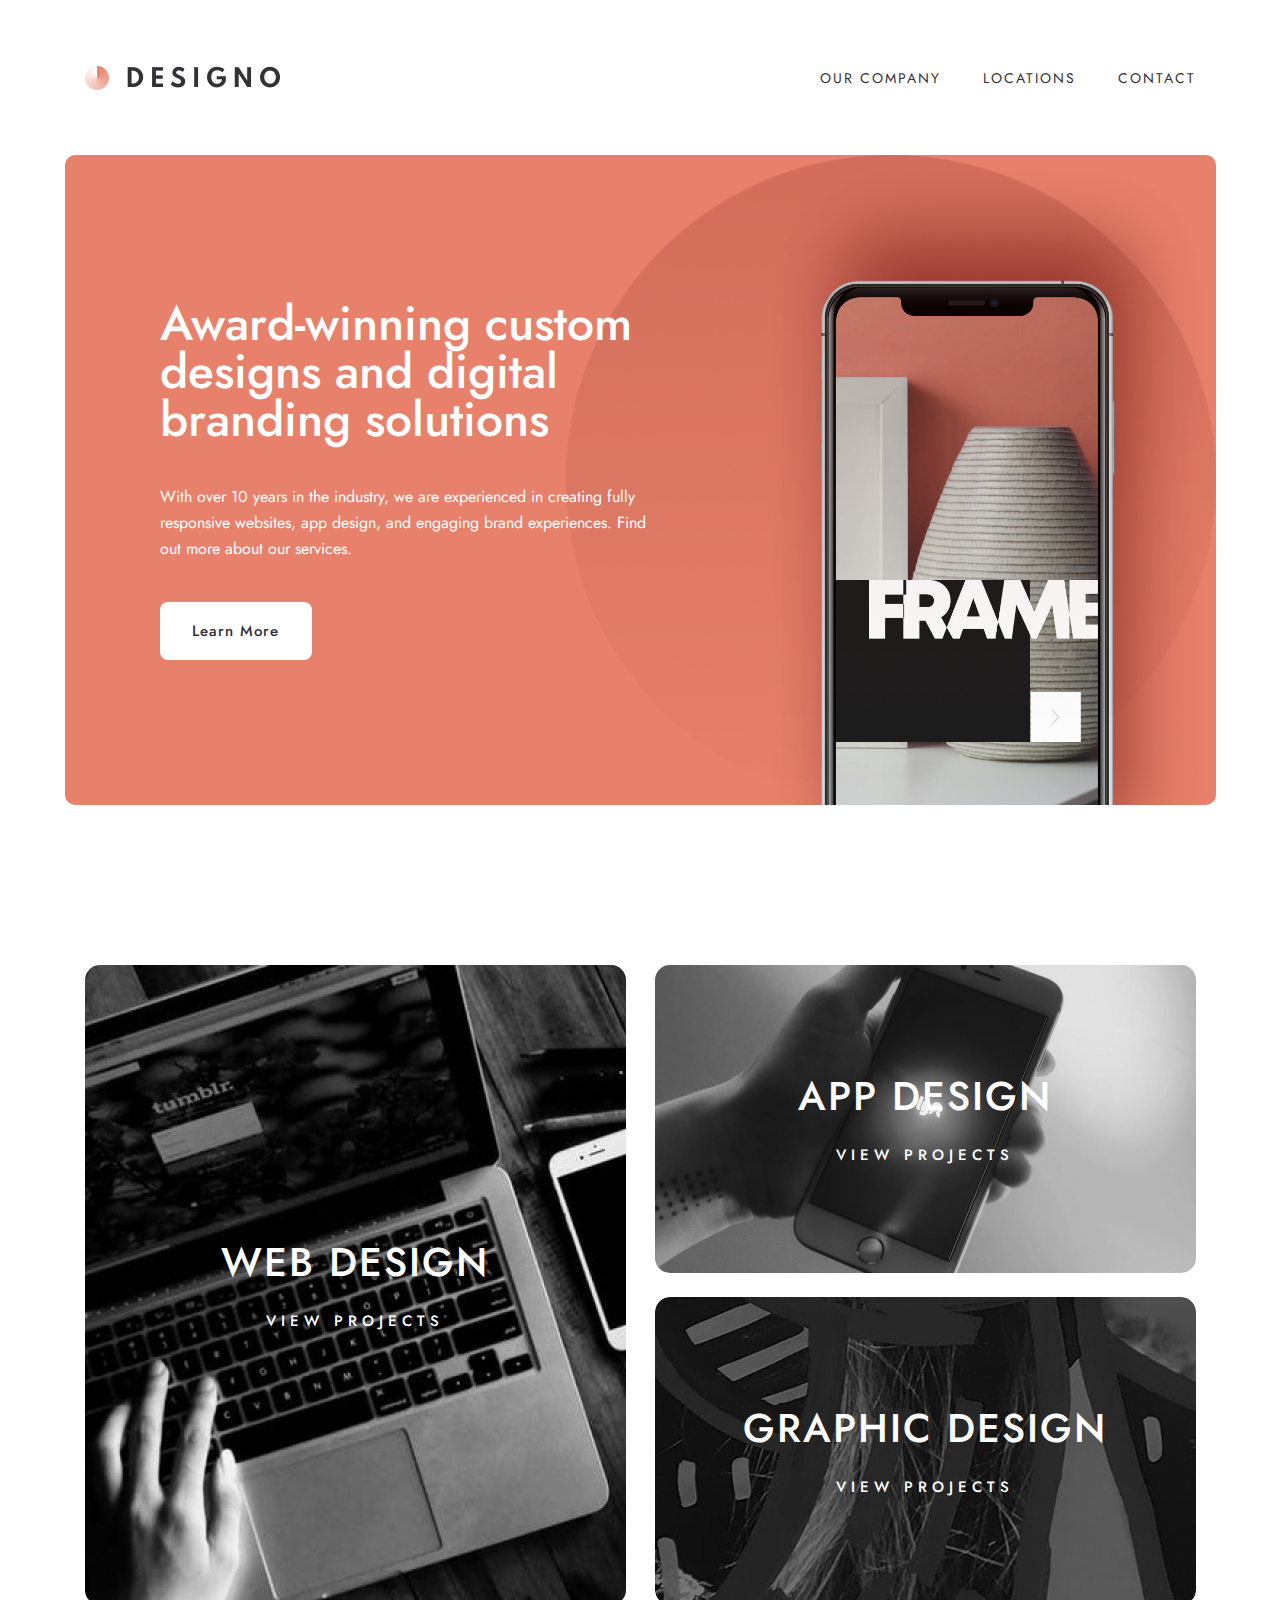
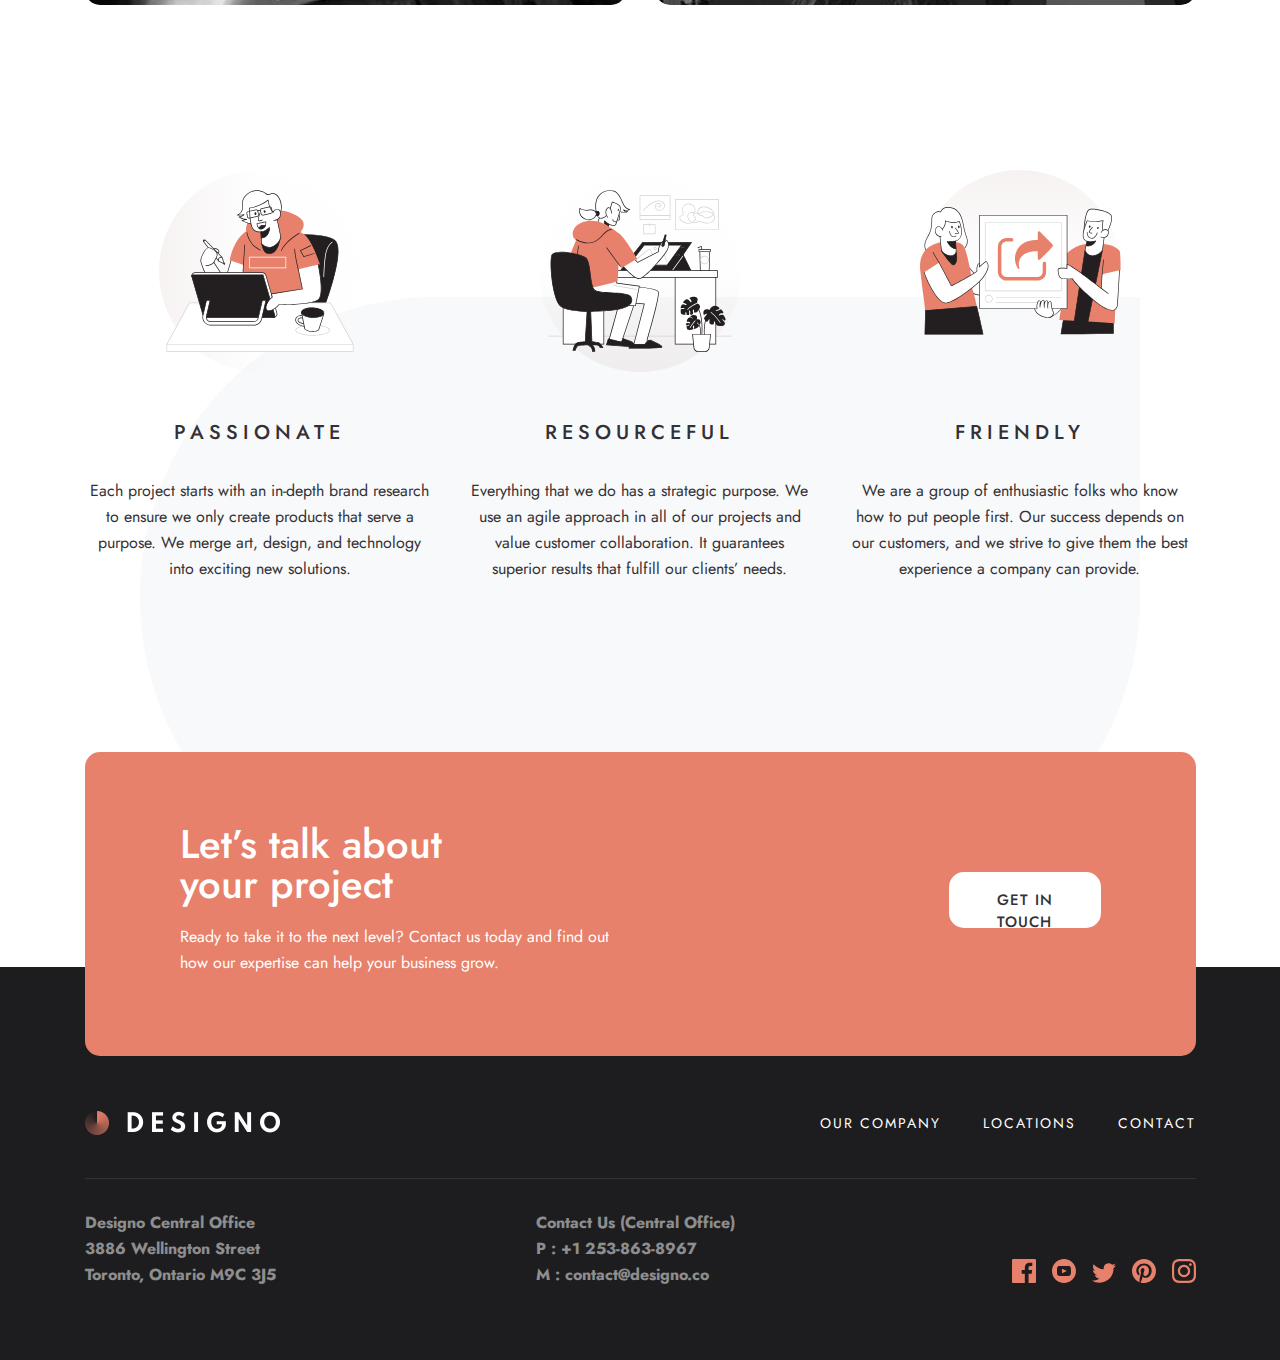
<file: index.html>
<!DOCTYPE html>
<html lang="en">

<head>
    <meta charset="UTF-8" />
    <meta http-equiv="X-UA-Compatible" content="IE=edge" />
    <meta name="viewport" content="width=device-width, initial-scale=1.0" />
    <title>Designo</title>
    <link rel="stylesheet" href="css/main.css" />
    <link rel="preconnect" href="https://fonts.googleapis.com" />
    <link rel="preconnect" href="https://fonts.gstatic.com" crossorigin />
    <link href="https://fonts.googleapis.com/css2?family=Jost:ital,wght@0,400;0,500;0,700;1,500&family=Manrope:wght@400;600&family=Spartan:wght@700&display=swap" rel="stylesheet" />
</head>

<body>
    <!-- HEADER -->
    <header class="header">
        <div class="container header__container">
            <!-- header logo -->
            <a href="#" class="header__logo"><img src="images/header-logo@x2.png" alt="header-logo" class="header__logo-img" /></a>
            <!-- navigation bar -->
            <nav class="nav">
                <ul class="nav__list">
                    <li class="nav__item">
                        <a href="#" class="nav__link">OUR COMPANY</a>
                    </li>
                    <li class="nav__item">
                        <a href="#" class="nav__link">LOCATIONS</a>
                    </li>
                    <li class="nav__item">
                        <a href="#" class="nav__link">CONTACT</a>
                    </li>
                </ul>
            </nav>
            <!-- header button -->
            <button class="header__button"></button>
        </div>
    </header>

    <!-- MAIN -->
    <main class="main">
        <!-- HERO SECTION -->
        <section class="hero">
            <div class="container hero__container">
                <div class="hero__content">
                    <h1 class="hero__content-heading">
                        Award-winning custom designs and digital branding solutions
                    </h1>
                    <p class="hero__content-desc">
                        With over 10 years in the industry, we are experienced in creating fully responsive websites, app design, and engaging brand experiences. Find out more about our services.
                    </p>
                    <button class="button hero__content-btn">Learn More</button>
                </div>
            </div>
        </section>

        <!-- PROJECTS -->

        <section class="projects">
            <div class="container projects__container">
                <div class="projects__web-design">
                    <h2 class="projects__web-design--heading">WEB DESIGN</h2>
                    <a class="projects__web-design--text" href="#">VIEW PROJECTS</a>
                </div>
                <div class="projects__content-wrapper">
                    <div class="projects__app-design">
                        <h2 class="projects__app-design--heading">APP DESIGN</h2>
                        <a class="projects__app-design--text" href="#">VIEW PROJECTS</a>
                    </div>
                    <div class="projects__graphic-design">
                        <h2 class="projects__graphic-design--heading">GRAPHIC DESIGN</h2>
                        <a class="projects__graphic-design--text" href="#">VIEW PROJECTS</a
              >
            </div>
          </div>
        </div>
      </section>

      <!-- SERVICES -->
      <section class="services">
        <div class="container services__container">
          <div class="services__content">
            <div class="services__card">
              <img
                src="images/card-img-1.svg"
                alt="a man who is sitting"
                class="services__card-img"
                width="202"
                height="202"
              />
              <div class="services__card-text-wrapper">
                <h3 class="services__card-heading">PASSIONATE</h3>
                <p class="services__card-text">
                  Each project starts with an in-depth brand research to ensure
                  we only create products that serve a purpose. We merge art,
                  design, and technology into exciting new solutions.
                </p>
              </div>
            </div>
            <div class="services__card">
              <img
                src="images/card-img-2.svg"
                alt="a woman who is sitting"
                class="services__card-img"
                width="202"
                height="202"
              />
              <div class="services__card-text-wrapper">
                <h3 class="services__card-heading">RESOURCEFUL</h3>
                <p class="services__card-text">
                  Everything that we do has a strategic purpose. We use an agile
                  approach in all of our projects and value customer
                  collaboration. It guarantees superior results that fulfill our
                  clients’ needs.
                </p>
              </div>
            </div>
            <div class="services__card">
              <img
                src="images/card-img-3.svg"
                alt="a man and woman are holding a banner "
                class="services__card-img"
                width="202"
                height="202"
              />
              <div class="services__card-text-wrapper">
                <h3 class="services__card-heading">FRIENDLY</h3>
                <p class="services__card-text">
                  We are a group of enthusiastic folks who know how to put
                  people first. Our success depends on our customers, and we
                  strive to give them the best experience a company can provide.
                </p>
              </div>
            </div>
          </div>
        </div>
        <!-- CONTACT  -->

        <div class="contact">
          <div class="container contact__container">
            <div class="contact__content">
              <h4 class="contact__heading">Let’s talk about your project</h4>
              <p class="contact__desc">
                Ready to take it to the next level? Contact us today and find
                out how our expertise can help your business grow.
              </p>
            </div>

            <button class="contact__button">GET IN TOUCH</button>
          </div>
        </div>
      </section>
    </main>
    <!-- FOOTER -->
    <footer class="footer">
      <div class="container footer__container">
        <div class="footer__content-top">
          <a href="#" class="footer__logo">
            <img
              src="/images/footer-logo.png"
              alt="footer-logo"
              class="footer__logo-img"
            />
          </a>

                        <nav class="footer-nav">
                            <ul class="nav__list">
                                <li class="nav__item">
                                    <a href="#" class="nav__link">OUR COMPANY</a>
                                </li>
                                <li class="nav__item">
                                    <a href="#" class="nav__link">LOCATIONS</a>
                                </li>
                                <li class="nav__item">
                                    <a href="#" class="nav__link">CONTACT</a>
                                </li>
                            </ul>
                        </nav>
                    </div>

                    <div class="footer__content-bottom">
                        <ul class="footer__content-bottom-list-1">
                            <li class="footer__content-bottom-list-1-item">
                                <p>
                                    Designo Central Office <br /> 3886 Wellington Street <br /> Toronto, Ontario M9C 3J5
                                </p>
                            </li>
                        </ul>
                        <ul class="footer__content-bottom-list-2">
                            <li class="footer__content-bottom-list-2-item">
                                <p>
                                    Contact Us (Central Office) <br /> P : +1 253-863-8967 <br /> M : contact@designo.co
                                </p>
                            </li>
                        </ul>

                        <ul class="footer__content-bottom-list-3">
                            <li class="footer__content-bottom-list-3-item">
                                <a href="#">
                                    <img src="/images/facebook.svg" alt="facebook-icon" width="24" height="24" />
                                </a>
                            </li>
                            <li class="footer__content-bottom-list-3-item">
                                <a href="#">
                                    <img src="/images/youtube.svg" alt="youtube-icon" width="24" height="24" />
                                </a>
                            </li>
                            <li class="footer__content-bottom-list-3-item">
                                <a href="#">
                                    <img src="/images/twitter.svg" alt="twitter-icon" width="24" height="24" />
                                </a>
                            </li>
                            <li class="footer__content-bottom-list-3-item">
                                <a href="#">
                                    <img src="/images/pinterest.svg" alt="pinterest-icon" width="24" height="24" />
                                </a>
                            </li>
                            <li class="footer__content-bottom-list-3-item">
                                <a href="#">
                                    <img src="/images/instagram.svg" alt="instagram-icon" width="24" height="24" />
                                </a>
                            </li>
                        </ul>
                    </div>
                </div>
                </footer>

                <script src="index.js"></script>
</body>

</html>
</file>
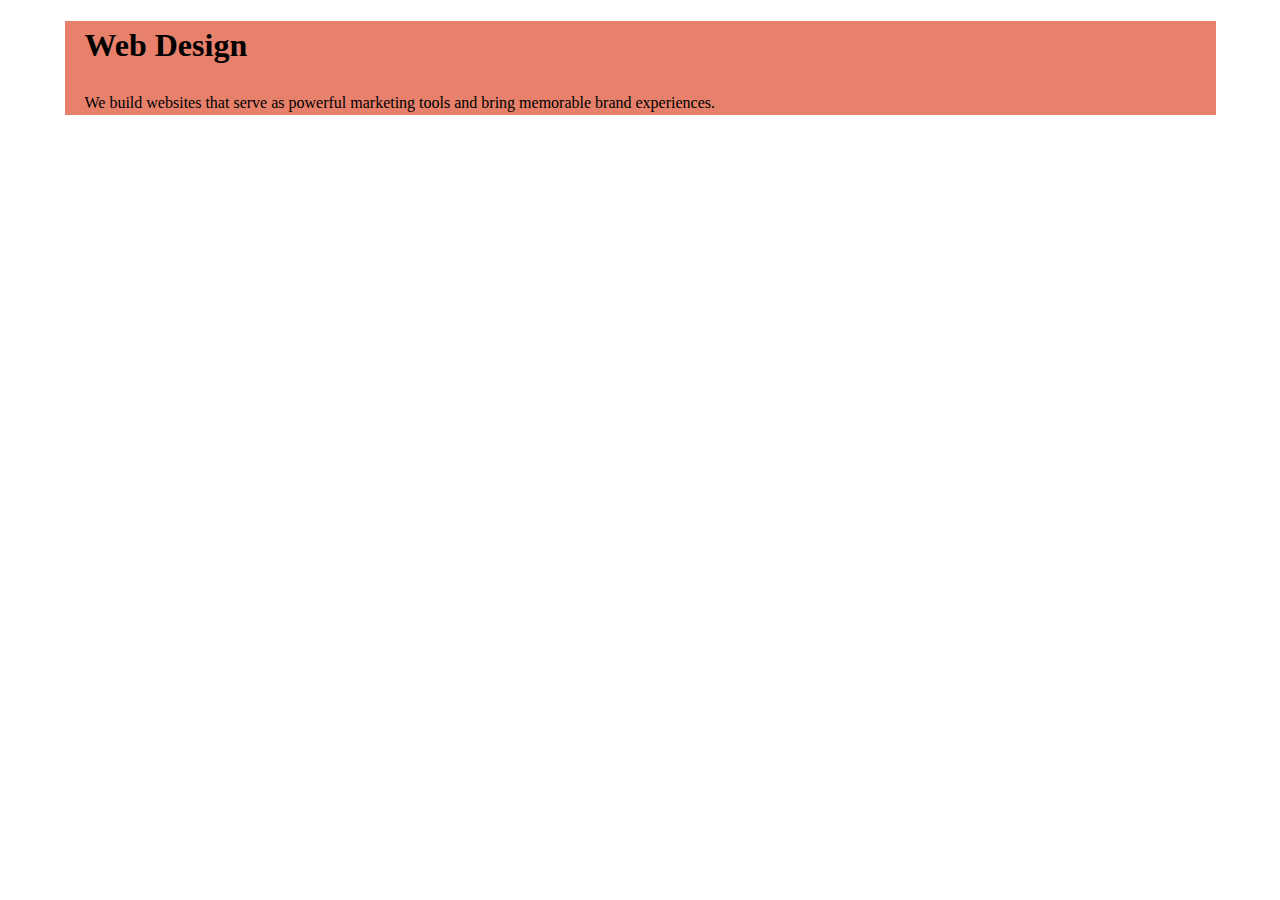
<file: web.html>
<!DOCTYPE html>
<html lang="en">

<head>
    <meta charset="UTF-8" />
    <meta http-equiv="X-UA-Compatible" content="IE=edge" />
    <meta name="viewport" content="width=device-width, initial-scale=1.0" />
    <title>Web page</title>
    <link rel="stylesheet" href="css/main.css" />
</head>

<body>
    <main class="main">
        <section class="web-hero">
            <div class="container web-hero__container">
                <h1 class="web-hero__heading">Web Design</h1>
                <p class="web-hero__desc">
                    We build websites that serve as powerful marketing tools and bring memorable brand experiences.
                </p>
            </div>
        </section>
    </main>
</body>

</html>
</file>
<file: css/main.css>
/*! normalize.css v8.0.1 | MIT License | github.com/necolas/normalize.css */
/* Document
   ========================================================================== */
/**
 * 1. Correct the line height in all browsers.
 * 2. Prevent adjustments of font size after orientation changes in iOS.
 */
html {
  line-height: 1.15;
  /* 1 */
  -webkit-text-size-adjust: 100%;
  /* 2 */
}

/* Sections
   ========================================================================== */
/**
 * Remove the margin in all browsers.
 */
body {
  margin: 0;
}

/**
 * Render the `main` element consistently in IE.
 */
main {
  display: block;
}

/**
 * Correct the font size and margin on `h1` elements within `section` and
 * `article` contexts in Chrome, Firefox, and Safari.
 */
h1 {
  font-size: 2em;
  margin: 0.67em 0;
}

/* Grouping content
   ========================================================================== */
/**
 * 1. Add the correct box sizing in Firefox.
 * 2. Show the overflow in Edge and IE.
 */
hr {
  -webkit-box-sizing: content-box;
          box-sizing: content-box;
  /* 1 */
  height: 0;
  /* 1 */
  overflow: visible;
  /* 2 */
}

/**
 * 1. Correct the inheritance and scaling of font size in all browsers.
 * 2. Correct the odd `em` font sizing in all browsers.
 */
pre {
  font-family: monospace, monospace;
  /* 1 */
  font-size: 1em;
  /* 2 */
}

/* Text-level semantics
   ========================================================================== */
/**
 * Remove the gray background on active links in IE 10.
 */
a {
  background-color: transparent;
}

/**
 * 1. Remove the bottom border in Chrome 57-
 * 2. Add the correct text decoration in Chrome, Edge, IE, Opera, and Safari.
 */
abbr[title] {
  border-bottom: none;
  /* 1 */
  text-decoration: underline;
  /* 2 */
  -webkit-text-decoration: underline dotted;
          text-decoration: underline dotted;
  /* 2 */
}

/**
 * Add the correct font weight in Chrome, Edge, and Safari.
 */
b,
strong {
  font-weight: bolder;
}

/**
 * 1. Correct the inheritance and scaling of font size in all browsers.
 * 2. Correct the odd `em` font sizing in all browsers.
 */
code,
kbd,
samp {
  font-family: monospace, monospace;
  /* 1 */
  font-size: 1em;
  /* 2 */
}

/**
 * Add the correct font size in all browsers.
 */
small {
  font-size: 80%;
}

/**
 * Prevent `sub` and `sup` elements from affecting the line height in
 * all browsers.
 */
sub,
sup {
  font-size: 75%;
  line-height: 0;
  position: relative;
  vertical-align: baseline;
}

sub {
  bottom: -0.25em;
}

sup {
  top: -0.5em;
}

/* Embedded content
   ========================================================================== */
/**
 * Remove the border on images inside links in IE 10.
 */
img {
  border-style: none;
}

/* Forms
   ========================================================================== */
/**
 * 1. Change the font styles in all browsers.
 * 2. Remove the margin in Firefox and Safari.
 */
button,
input,
optgroup,
select,
textarea {
  font-family: inherit;
  /* 1 */
  font-size: 100%;
  /* 1 */
  line-height: 1.15;
  /* 1 */
  margin: 0;
  /* 2 */
}

/**
 * Show the overflow in IE.
 * 1. Show the overflow in Edge.
 */
button,
input {
  /* 1 */
  overflow: visible;
}

/**
 * Remove the inheritance of text transform in Edge, Firefox, and IE.
 * 1. Remove the inheritance of text transform in Firefox.
 */
button,
select {
  /* 1 */
  text-transform: none;
}

/**
 * Correct the inability to style clickable types in iOS and Safari.
 */
button,
[type="button"],
[type="reset"],
[type="submit"] {
  -webkit-appearance: button;
}

/**
 * Remove the inner border and padding in Firefox.
 */
button::-moz-focus-inner,
[type="button"]::-moz-focus-inner,
[type="reset"]::-moz-focus-inner,
[type="submit"]::-moz-focus-inner {
  border-style: none;
  padding: 0;
}

/**
 * Restore the focus styles unset by the previous rule.
 */
button:-moz-focusring,
[type="button"]:-moz-focusring,
[type="reset"]:-moz-focusring,
[type="submit"]:-moz-focusring {
  outline: 1px dotted ButtonText;
}

/**
 * Correct the padding in Firefox.
 */
fieldset {
  padding: 0.35em 0.75em 0.625em;
}

/**
 * 1. Correct the text wrapping in Edge and IE.
 * 2. Correct the color inheritance from `fieldset` elements in IE.
 * 3. Remove the padding so developers are not caught out when they zero out
 *    `fieldset` elements in all browsers.
 */
legend {
  -webkit-box-sizing: border-box;
          box-sizing: border-box;
  /* 1 */
  color: inherit;
  /* 2 */
  display: table;
  /* 1 */
  max-width: 100%;
  /* 1 */
  padding: 0;
  /* 3 */
  white-space: normal;
  /* 1 */
}

/**
 * Add the correct vertical alignment in Chrome, Firefox, and Opera.
 */
progress {
  vertical-align: baseline;
}

/**
 * Remove the default vertical scrollbar in IE 10+.
 */
textarea {
  overflow: auto;
}

/**
 * 1. Add the correct box sizing in IE 10.
 * 2. Remove the padding in IE 10.
 */
[type="checkbox"],
[type="radio"] {
  -webkit-box-sizing: border-box;
          box-sizing: border-box;
  /* 1 */
  padding: 0;
  /* 2 */
}

/**
 * Correct the cursor style of increment and decrement buttons in Chrome.
 */
[type="number"]::-webkit-inner-spin-button,
[type="number"]::-webkit-outer-spin-button {
  height: auto;
}

/**
 * 1. Correct the odd appearance in Chrome and Safari.
 * 2. Correct the outline style in Safari.
 */
[type="search"] {
  -webkit-appearance: textfield;
  /* 1 */
  outline-offset: -2px;
  /* 2 */
}

/**
 * Remove the inner padding in Chrome and Safari on macOS.
 */
[type="search"]::-webkit-search-decoration {
  -webkit-appearance: none;
}

/**
 * 1. Correct the inability to style clickable types in iOS and Safari.
 * 2. Change font properties to `inherit` in Safari.
 */
::-webkit-file-upload-button {
  -webkit-appearance: button;
  /* 1 */
  font: inherit;
  /* 2 */
}

/* Interactive
   ========================================================================== */
/*
 * Add the correct display in Edge, IE 10+, and Firefox.
 */
details {
  display: block;
}

/*
 * Add the correct display in all browsers.
 */
summary {
  display: list-item;
}

/* Misc
   ========================================================================== */
/**
 * Add the correct display in IE 10+.
 */
template {
  display: none;
}

/**
 * Add the correct display in IE 10.
 */
[hidden] {
  display: none;
}

html {
  height: 100%;
  scroll-behavior: smooth;
  -webkit-box-sizing: border-box;
          box-sizing: border-box;
}

*,
*::before,
*::after {
  -webkit-box-sizing: inherit;
          box-sizing: inherit;
}

body {
  display: -webkit-box;
  display: -ms-flexbox;
  display: flex;
  -webkit-box-orient: vertical;
  -webkit-box-direction: normal;
      -ms-flex-direction: column;
          flex-direction: column;
  height: 100%;
  font-family: "Arial", sans-serif;
  font-size: 16px;
  line-height: 1.5;
  font-family: 'Jost';
}

img {
  max-width: 100%;
  height: auto;
  vertical-align: middle;
}

.visually-hidden {
  position: absolute;
  width: 1px;
  height: 1px;
  margin: -1px;
  padding: 0;
  overflow: hidden;
  border: 0;
  clip: rect(0 0 0 0);
}

.container {
  width: 100%;
  max-width: 1151px;
  margin: 0 auto;
  padding: 0 20px;
}

.button {
  margin: 0;
  padding: 18px 25px;
  width: 152px;
  border: none;
  background: #FFFFFF;
  border-radius: 8px;
  font-weight: 500;
  font-size: 15px;
  line-height: 22px;
  letter-spacing: 1px;
  color: #333136;
}

.button:hover {
  cursor: pointer;
  background-color: #FFAD9B;
}

.header {
  padding: 65px 0;
}

.header__container {
  display: -webkit-box;
  display: -ms-flexbox;
  display: flex;
  -webkit-box-pack: justify;
      -ms-flex-pack: justify;
          justify-content: space-between;
  -webkit-box-align: center;
      -ms-flex-align: center;
          align-items: center;
  -webkit-animation: all 0.3s;
          animation: all 0.3s;
}

.header__logo {
  width: 196px;
}

.header__logo:hover {
  -webkit-transform: scale(0.9);
          transform: scale(0.9);
}

.header__button {
  display: none;
  margin: 0;
  width: 24px;
  height: 20px;
  background-color: transparent;
  background-image: url(/images/bars-solid.svg);
  border: none;
}

@media only screen and (max-width: 680px) {
  .header__button {
    display: inline-block;
  }
}

.hamburger {
  position: relative;
}

@media only screen and (max-width: 680px) {
  .nav {
    display: none;
  }
  .hamburger .nav {
    display: inline-block;
    position: absolute;
    top: 100%;
    left: 0;
    background-color: #1D1C1E;
    width: 100%;
  }
  .hamburger .nav__list {
    margin: 0;
    padding: 48px 20px;
    display: -webkit-box;
    display: -ms-flexbox;
    display: flex;
    -webkit-box-orient: vertical;
    -webkit-box-direction: normal;
        -ms-flex-direction: column;
            flex-direction: column;
    -webkit-box-align: start;
        -ms-flex-align: start;
            align-items: flex-start;
  }
  .hamburger .nav__item {
    margin: 0;
    margin-bottom: 32px;
  }
  .hamburger .nav__item:last-child {
    margin-bottom: 0;
  }
  .hamburger .nav__link {
    color: white;
  }
  .hamburger .header__button {
    background-image: url(/images/times-solid.svg);
    background-repeat: no-repeat;
    background-size: 24px 20px;
  }
}

.nav__list {
  margin: 0;
  padding: 0;
  display: -webkit-box;
  display: -ms-flexbox;
  display: flex;
  -webkit-box-align: center;
      -ms-flex-align: center;
          align-items: center;
}

.nav__item {
  margin: 0;
  margin-left: 42px;
  padding: 0;
  list-style: none;
}

.nav__item:first-child {
  margin-left: 0;
}

.nav__link {
  text-decoration: none;
  font-size: 14px;
  line-height: 14px;
  letter-spacing: 2px;
  color: #333136;
}

.nav__link:hover {
  text-decoration: underline;
}

.main {
  -webkit-box-flex: 1;
      -ms-flex-positive: 1;
          flex-grow: 1;
}

.hero__container {
  padding: 145px 95px;
  background-color: #E7816B;
  border-radius: 10px;
  background-image: url(/images/Oval-hero.png), url(/images/hero-phone.png);
  background-position: right center, right bottom;
  background-repeat: no-repeat;
  background-size: contain;
}

.hero__content {
  padding: 0;
  padding-right: 40px;
  width: 540px;
}

.hero__content-heading {
  margin: 0;
  margin-bottom: 40px;
  font-weight: 500;
  font-size: 48px;
  line-height: 48px;
  color: #FFFFFF;
}

.hero__content-desc {
  margin: 0;
  margin-bottom: 40px;
  font-weight: normal;
  font-size: 16px;
  line-height: 26px;
  color: #FFFFFF;
}

@media only screen and (max-width: 1000px) {
  .hero__container {
    margin: 0 auto;
    padding: 60px 58px;
    padding-bottom: 457px;
    display: -webkit-box;
    display: -ms-flexbox;
    display: flex;
    -webkit-box-pack: center;
        -ms-flex-pack: center;
            justify-content: center;
    background-image: url(/images/hero-Oval-tablet.png), url(/images/hero-phone-tablet.png);
    background-size: 640px, 284px;
    background-position: right center, center bottom;
  }
  .hero__content {
    padding: 0;
    width: 573px;
    display: -webkit-box;
    display: -ms-flexbox;
    display: flex;
    -webkit-box-orient: vertical;
    -webkit-box-direction: normal;
        -ms-flex-direction: column;
            flex-direction: column;
    -webkit-box-align: center;
        -ms-flex-align: center;
            align-items: center;
  }
  .hero__content-heading {
    text-align: center;
    margin-bottom: 20px;
  }
  .hero__content-desc {
    padding: 0;
    text-align: center;
    margin-bottom: 20px;
    width: 445px;
  }
}

@media only screen and (max-width: 455px) {
  .hero__container {
    margin: 0 auto;
    padding: 80px 20px;
    padding-bottom: 457px;
    display: -webkit-box;
    display: -ms-flexbox;
    display: flex;
    -webkit-box-pack: center;
        -ms-flex-pack: center;
            justify-content: center;
    background-image: url(/images/hero-Oval-tablet.png), url(/images/hero-phone-tablet.png);
    background-size: 300px, 284px;
    background-position: right center, center bottom;
  }
  .hero__content {
    padding: 0;
    width: 327px;
    display: -webkit-box;
    display: -ms-flexbox;
    display: flex;
    -webkit-box-orient: vertical;
    -webkit-box-direction: normal;
        -ms-flex-direction: column;
            flex-direction: column;
    -webkit-box-align: center;
        -ms-flex-align: center;
            align-items: center;
  }
  .hero__content-heading {
    text-align: center;
    margin-bottom: 24px;
    font-size: 32px;
    line-height: 36px;
  }
  .hero__content-desc {
    margin-bottom: 24px;
    padding: 0;
    text-align: center;
    width: 327px;
    font-size: 15px;
    line-height: 25px;
  }
}

@media only screen and (max-width: 455px) {
  .hero__content {
    padding: 0;
    width: 260px;
    display: -webkit-box;
    display: -ms-flexbox;
    display: flex;
    -webkit-box-orient: vertical;
    -webkit-box-direction: normal;
        -ms-flex-direction: column;
            flex-direction: column;
    -webkit-box-align: center;
        -ms-flex-align: center;
            align-items: center;
  }
  .hero__content-heading {
    margin-bottom: 20px;
    text-align: center;
    font-size: 25px;
    line-height: 30px;
  }
  .hero__content-desc {
    margin-bottom: 20px;
    padding: 0;
    text-align: center;
    width: 260px;
    font-size: 14px;
    line-height: 20px;
  }
}

.projects {
  padding: 160px 0 80px;
}

.projects__container {
  display: -webkit-box;
  display: -ms-flexbox;
  display: flex;
  -webkit-box-pack: justify;
      -ms-flex-pack: justify;
          justify-content: space-between;
}

.projects__content-wrapper {
  padding: 0;
  margin: 0;
}

.projects__web-design {
  margin: 0;
  padding: 0;
  display: -webkit-box;
  display: -ms-flexbox;
  display: flex;
  -webkit-box-orient: vertical;
  -webkit-box-direction: normal;
      -ms-flex-direction: column;
          flex-direction: column;
  -webkit-box-pack: center;
      -ms-flex-pack: center;
          justify-content: center;
  -webkit-box-align: center;
      -ms-flex-align: center;
          align-items: center;
  width: 541px;
  height: 640px;
  background-image: url(/images/web-design.png);
  background-size: contain;
  border-radius: 15px;
}

.projects__app-design {
  margin: 0;
  margin-bottom: 24px;
  padding: 0;
  display: -webkit-box;
  display: -ms-flexbox;
  display: flex;
  -webkit-box-orient: vertical;
  -webkit-box-direction: normal;
      -ms-flex-direction: column;
          flex-direction: column;
  -webkit-box-pack: center;
      -ms-flex-pack: center;
          justify-content: center;
  -webkit-box-align: center;
      -ms-flex-align: center;
          align-items: center;
  width: 541px;
  height: 308px;
  background-image: url(/images/app-design.png);
  background-size: contain;
  border-radius: 15px;
}

.projects__graphic-design {
  margin: 0;
  padding: 0;
  display: -webkit-box;
  display: -ms-flexbox;
  display: flex;
  -webkit-box-orient: vertical;
  -webkit-box-direction: normal;
      -ms-flex-direction: column;
          flex-direction: column;
  -webkit-box-pack: center;
      -ms-flex-pack: center;
          justify-content: center;
  -webkit-box-align: center;
      -ms-flex-align: center;
          align-items: center;
  width: 541px;
  height: 308px;
  background-image: url(/images/graphic-design.jpg);
  background-size: contain;
  border-radius: 15px;
}

.projects__web-design:hover,
.projects__app-design:hover,
.projects__graphic-design:hover {
  opacity: 0.5;
}

.projects__web-design--heading,
.projects__app-design--heading,
.projects__graphic-design--heading {
  margin: 0;
  padding: 0;
  margin-bottom: 24px;
  font-weight: 500;
  font-size: 40px;
  line-height: 48px;
  letter-spacing: 2px;
  color: #FFFFFF;
}

.projects__web-design--text,
.projects__app-design--text,
.projects__graphic-design--text {
  margin: 0;
  padding: 0;
  font-weight: 500;
  font-size: 15px;
  line-height: 22px;
  letter-spacing: 5px;
  text-transform: uppercase;
  color: #FFFFFF;
  text-decoration: none;
}

@media only screen and (max-width: 1125px) {
  .projects__container {
    display: -webkit-box;
    display: -ms-flexbox;
    display: flex;
    -webkit-box-orient: vertical;
    -webkit-box-direction: normal;
        -ms-flex-direction: column;
            flex-direction: column;
    -webkit-box-align: center;
        -ms-flex-align: center;
            align-items: center;
  }
  .projects__web-design {
    margin: 0;
    margin-bottom: 24px;
    padding: 0;
    display: -webkit-box;
    display: -ms-flexbox;
    display: flex;
    -webkit-box-orient: vertical;
    -webkit-box-direction: normal;
        -ms-flex-direction: column;
            flex-direction: column;
    -webkit-box-pack: center;
        -ms-flex-pack: center;
            justify-content: center;
    -webkit-box-align: center;
        -ms-flex-align: center;
            align-items: center;
    width: 45rem;
    height: 19.25rem;
    background-image: url(/images/web-design.png);
    background-repeat: no-repeat;
    background-size: cover;
    border-radius: 15px;
  }
  .projects__app-design {
    margin: 0;
    margin-bottom: 24px;
    padding: 0;
    display: -webkit-box;
    display: -ms-flexbox;
    display: flex;
    -webkit-box-orient: vertical;
    -webkit-box-direction: normal;
        -ms-flex-direction: column;
            flex-direction: column;
    -webkit-box-pack: center;
        -ms-flex-pack: center;
            justify-content: center;
    -webkit-box-align: center;
        -ms-flex-align: center;
            align-items: center;
    width: 45rem;
    height: 19.25rem;
    background-image: url(/images/app-design.png);
    background-size: cover;
    border-radius: 15px;
  }
  .projects__graphic-design {
    margin: 0;
    padding: 0;
    display: -webkit-box;
    display: -ms-flexbox;
    display: flex;
    -webkit-box-orient: vertical;
    -webkit-box-direction: normal;
        -ms-flex-direction: column;
            flex-direction: column;
    -webkit-box-pack: center;
        -ms-flex-pack: center;
            justify-content: center;
    -webkit-box-align: center;
        -ms-flex-align: center;
            align-items: center;
    width: 45rem;
    height: 19.25rem;
    background-image: url(/images/graphic-design.jpg);
    background-size: cover;
    border-radius: 15px;
  }
  .projects__web-design--heading,
  .projects__app-design--heading,
  .projects__graphic-design--heading {
    margin: 0;
    padding: 0;
    margin-bottom: 24px;
    font-weight: 500;
    font-size: 2.5rem;
    line-height: 3rem;
    letter-spacing: 2px;
    color: #FFFFFF;
  }
  .projects__web-design--text,
  .projects__app-design--text,
  .projects__graphic-design--text {
    margin: 0;
    padding: 0;
    font-weight: 500;
    font-size: 0.938rem;
    line-height: 1.375rem;
    letter-spacing: 5px;
  }
}

@media only screen and (max-width: 750px) {
  .projects__web-design {
    width: 35rem;
    height: 19.25rem;
  }
  .projects__app-design {
    width: 35rem;
    height: 19.25rem;
  }
  .projects__graphic-design {
    width: 35rem;
    height: 19.25rem;
  }
  .projects__web-design--heading,
  .projects__app-design--heading,
  .projects__graphic-design--heading {
    font-size: 2.5rem;
    line-height: 3rem;
  }
  .projects__web-design--text,
  .projects__app-design--text,
  .projects__graphic-design--text {
    font-size: 0.938rem;
    line-height: 1.375rem;
  }
}

@media only screen and (max-width: 580px) {
  .projects__web-design {
    width: 25rem;
    height: 19.25rem;
  }
  .projects__app-design {
    width: 25rem;
    height: 19.25rem;
  }
  .projects__graphic-design {
    width: 25rem;
    height: 19.25rem;
  }
  .projects__web-design--heading,
  .projects__app-design--heading,
  .projects__graphic-design--heading {
    font-size: 2.0rem;
    line-height: 2rem;
  }
  .projects__web-design--text,
  .projects__app-design--text,
  .projects__graphic-design--text {
    font-size: 0.738rem;
    line-height: 1.175rem;
  }
}

@media only screen and (max-width: 440px) {
  .projects__web-design {
    width: 20rem;
    height: 15rem;
  }
  .projects__app-design {
    width: 20rem;
    height: 15rem;
  }
  .projects__graphic-design {
    width: 20rem;
    height: 15rem;
  }
  .projects__web-design--heading,
  .projects__app-design--heading,
  .projects__graphic-design--heading {
    font-size: 1.75rem;
    line-height: 2rem;
  }
  .projects__web-design--text,
  .projects__app-design--text,
  .projects__graphic-design--text {
    font-size: 0.738rem;
    line-height: 1.175rem;
  }
}

@media only screen and (max-width: 350px) {
  .projects__web-design {
    width: 15rem;
    height: 13rem;
  }
  .projects__app-design {
    width: 15rem;
    height: 13rem;
  }
  .projects__graphic-design {
    width: 15rem;
    height: 13rem;
  }
  .projects__web-design--heading,
  .projects__app-design--heading,
  .projects__graphic-design--heading {
    font-size: 1.3rem;
    line-height: 1.5rem;
  }
  .projects__web-design--text,
  .projects__app-design--text,
  .projects__graphic-design--text {
    font-size: 0.738rem;
    line-height: 1.175rem;
  }
}

.services {
  position: relative;
  padding: 80px 0 380px;
  background-image: url(/images/services-bg.png);
  background-repeat: no-repeat;
  background-size: 1000px 600px;
  background-position: center top 75%;
}

.services__content {
  display: -webkit-box;
  display: -ms-flexbox;
  display: flex;
}

.services__card {
  margin: 0;
  padding: 5px;
  display: -webkit-box;
  display: -ms-flexbox;
  display: flex;
  -webkit-box-orient: vertical;
  -webkit-box-direction: normal;
      -ms-flex-direction: column;
          flex-direction: column;
  -webkit-box-align: center;
      -ms-flex-align: center;
          align-items: center;
  width: 350px;
}

.services__card + .services__card {
  margin-left: 30px;
}

.services__card-img {
  margin-bottom: 48px;
}

.services__card-heading {
  margin: 0;
  margin-bottom: 32px;
  font-weight: 500;
  font-size: 20px;
  line-height: 26px;
  text-align: center;
  letter-spacing: 5px;
  color: #333136;
}

.services__card-text {
  margin: 0;
  padding: 0;
  font-size: 16px;
  line-height: 26px;
  text-align: center;
  color: #333136;
}

@media only screen and (max-width: 1145px) {
  .services__container {
    display: -webkit-box;
    display: -ms-flexbox;
    display: flex;
    -webkit-box-pack: center;
        -ms-flex-pack: center;
            justify-content: center;
  }
  .services__content {
    display: -webkit-box;
    display: -ms-flexbox;
    display: flex;
  }
  .services__card {
    width: 300px;
  }
  .services__card + .services__card {
    margin: 0;
    margin-left: 20px;
  }
}

@media only screen and (max-width: 960px) {
  .services__card {
    width: 250px;
  }
}

@media only screen and (max-width: 800px) {
  .services__container {
    display: -webkit-box;
    display: -ms-flexbox;
    display: flex;
    -webkit-box-pack: center;
        -ms-flex-pack: center;
            justify-content: center;
  }
  .services__content {
    display: -webkit-box;
    display: -ms-flexbox;
    display: flex;
    -webkit-box-orient: vertical;
    -webkit-box-direction: normal;
        -ms-flex-direction: column;
            flex-direction: column;
  }
  .services__card {
    display: -webkit-box;
    display: -ms-flexbox;
    display: flex;
    -webkit-box-orient: horizontal;
    -webkit-box-direction: normal;
        -ms-flex-direction: row;
            flex-direction: row;
    width: 690px;
  }
  .services__card + .services__card {
    margin: 0;
    margin-bottom: 32px;
  }
  .services__card-text-wrapper {
    margin: 0;
    margin-left: 48px;
    padding: 0;
  }
  .services__card-heading {
    margin: 0;
    margin-bottom: 16px;
    font-size: 20px;
    line-height: 26px;
    letter-spacing: 5px;
    text-align: left;
  }
  .services__card-text {
    font-size: 16px;
    line-height: 26px;
    text-align: left;
  }
}

@media only screen and (max-width: 710px) {
  .services__card {
    display: -webkit-box;
    display: -ms-flexbox;
    display: flex;
    -webkit-box-orient: horizontal;
    -webkit-box-direction: normal;
        -ms-flex-direction: row;
            flex-direction: row;
    width: 550px;
  }
  .services__card + .services__card {
    margin: 0;
    margin-bottom: 32px;
  }
  .services__card-text-wrapper {
    margin: 0;
    margin-left: 30px;
    padding: 0;
  }
}

@media only screen and (max-width: 570px) {
  .services__card {
    display: -webkit-box;
    display: -ms-flexbox;
    display: flex;
    -webkit-box-orient: horizontal;
    -webkit-box-direction: normal;
        -ms-flex-direction: row;
            flex-direction: row;
    width: 450px;
  }
  .services__card + .services__card {
    margin: 0;
    margin-bottom: 32px;
  }
  .services__card-text-wrapper {
    margin: 0;
    margin-left: 25px;
    padding: 0;
  }
}

@media only screen and (max-width: 480px) {
  .services__container {
    display: -webkit-box;
    display: -ms-flexbox;
    display: flex;
    -webkit-box-pack: center;
        -ms-flex-pack: center;
            justify-content: center;
  }
  .services__content {
    display: -webkit-box;
    display: -ms-flexbox;
    display: flex;
    -webkit-box-orient: vertical;
    -webkit-box-direction: normal;
        -ms-flex-direction: column;
            flex-direction: column;
  }
  .services__card:first-child {
    margin: 0;
    margin-bottom: 80px;
    padding: 0;
  }
  .services__card:nth-child(2) {
    margin: 0;
    margin-bottom: 80px;
    padding: 0;
  }
  .services__card {
    margin: 0;
    margin-bottom: 80px;
    display: -webkit-box;
    display: -ms-flexbox;
    display: flex;
    -webkit-box-orient: vertical;
    -webkit-box-direction: normal;
        -ms-flex-direction: column;
            flex-direction: column;
    -webkit-box-align: center;
        -ms-flex-align: center;
            align-items: center;
    width: 327px;
  }
  .services__card-text-wrapper {
    margin: 0;
    padding: 0;
  }
  .services__card-heading {
    margin: 0;
    margin-bottom: 32px;
    font-size: 20px;
    line-height: 26px;
    letter-spacing: 5px;
    text-align: center;
  }
  .services__card-text {
    font-size: 16px;
    line-height: 26px;
    text-align: center;
  }
}

@media only screen and (max-width: 350px) {
  .services__card {
    margin: 0;
    margin-bottom: 80px;
    display: -webkit-box;
    display: -ms-flexbox;
    display: flex;
    -webkit-box-orient: vertical;
    -webkit-box-direction: normal;
        -ms-flex-direction: column;
            flex-direction: column;
    -webkit-box-align: center;
        -ms-flex-align: center;
            align-items: center;
    width: 280px;
  }
}

.contact {
  margin: 0 auto;
  width: 1111px;
  bottom: -10%;
  right: 0;
  left: 0;
  position: absolute;
}

.contact__container {
  margin: 0 auto;
  padding: 72px 95px 80px;
  background-color: #E7816B;
  border-radius: 15px;
  display: -webkit-box;
  display: -ms-flexbox;
  display: flex;
  -webkit-box-pack: justify;
      -ms-flex-pack: justify;
          justify-content: space-between;
  -webkit-box-align: center;
      -ms-flex-align: center;
          align-items: center;
}

.contact__content {
  margin: 0;
  width: 459px;
}

.contact__heading {
  margin: 0;
  margin-bottom: 20px;
  width: 268px;
  font-weight: 500;
  font-size: 40px;
  line-height: 40px;
  color: #FFFFFF;
}

.contact__desc {
  margin: 0;
  font-size: 16px;
  line-height: 26px;
  color: #FFFFFF;
}

.contact__button {
  padding: 17px 18px;
  width: 152px;
  height: 56px;
  font-weight: 500;
  font-size: 15px;
  line-height: 22px;
  letter-spacing: 1px;
  text-transform: uppercase;
  color: #333136;
  background-color: white;
  border: none;
  border-radius: 15px;
}

.contact__button:hover {
  cursor: pointer;
  background-color: #FFAD9B;
}

@media only screen and (max-width: 1130px) {
  .contact {
    margin: 0 auto;
    width: 65.438rem;
    bottom: -10%;
    right: 0;
    left: 0;
    position: absolute;
  }
}

@media only screen and (max-width: 1070px) {
  .contact {
    margin: 0 auto;
    width: 60.438rem;
    bottom: -10%;
    right: 0;
    left: 0;
    position: absolute;
  }
}

@media only screen and (max-width: 990px) {
  .contact {
    margin: 0 auto;
    width: 55rem;
    bottom: -10%;
    right: 0;
    left: 0;
    position: absolute;
  }
}

@media only screen and (max-width: 900px) {
  .contact {
    margin: 0 auto;
    width: 690px;
    bottom: -10%;
    right: 0;
    left: 0;
    position: absolute;
  }
  .contact__container {
    margin: 0 auto;
    padding: 72px 95px 80px;
    background-color: #E7816B;
    border-radius: 15px;
    display: -webkit-box;
    display: -ms-flexbox;
    display: flex;
    -webkit-box-orient: vertical;
    -webkit-box-direction: normal;
        -ms-flex-direction: column;
            flex-direction: column;
    -webkit-box-pack: justify;
        -ms-flex-pack: justify;
            justify-content: space-between;
    -webkit-box-align: center;
        -ms-flex-align: center;
            align-items: center;
  }
  .contact__content {
    margin: 0;
    padding: 10px;
    width: 459px;
    display: -webkit-box;
    display: -ms-flexbox;
    display: flex;
    -webkit-box-orient: vertical;
    -webkit-box-direction: normal;
        -ms-flex-direction: column;
            flex-direction: column;
    -webkit-box-align: center;
        -ms-flex-align: center;
            align-items: center;
  }
  .contact__heading {
    margin: 0;
    margin-bottom: 20px;
    width: 268px;
    font-weight: 500;
    font-size: 40px;
    line-height: 40px;
    color: #FFFFFF;
    text-align: center;
  }
  .contact__desc {
    margin: 0;
    margin-bottom: 32px;
    font-size: 16px;
    line-height: 26px;
    color: #FFFFFF;
    text-align: center;
  }
}

@media only screen and (max-width: 760px) {
  .contact {
    margin: 0 auto;
    width: 600px;
    bottom: -10%;
    right: 0;
    left: 0;
    position: absolute;
  }
}

@media only screen and (max-width: 640px) {
  .contact {
    margin: 0 auto;
    width: 450px;
    bottom: -10%;
    right: 0;
    left: 0;
    position: absolute;
  }
}

@media only screen and (max-width: 490px) {
  .contact {
    margin: 0 auto;
    width: 327px;
    bottom: -10%;
    right: 0;
    left: 0;
    position: absolute;
  }
  .contact__content {
    margin: 0;
    padding: 10px;
    width: 279px;
    display: -webkit-box;
    display: -ms-flexbox;
    display: flex;
    -webkit-box-orient: vertical;
    -webkit-box-direction: normal;
        -ms-flex-direction: column;
            flex-direction: column;
    -webkit-box-align: center;
        -ms-flex-align: center;
            align-items: center;
  }
  .contact__heading {
    font-size: 32px;
    line-height: 36px;
  }
  .contact__desc {
    font-size: 15px;
    line-height: 25px;
    text-align: center;
  }
}

@media only screen and (max-width: 368px) {
  .contact {
    margin: 0 auto;
    max-width: 250px;
    bottom: -10%;
    right: 0;
    left: 0;
    position: absolute;
  }
  .contact__content {
    margin: 0;
    padding: 10px;
    width: 279px;
    display: -webkit-box;
    display: -ms-flexbox;
    display: flex;
    -webkit-box-orient: vertical;
    -webkit-box-direction: normal;
        -ms-flex-direction: column;
            flex-direction: column;
    -webkit-box-align: center;
        -ms-flex-align: center;
            align-items: center;
  }
  .contact__heading {
    margin-bottom: 20px;
    font-size: 32px;
    line-height: 36px;
    max-width: 200px;
  }
  .contact__desc {
    margin-bottom: 20px;
    font-size: 15px;
    line-height: 25px;
    max-width: 200px;
    text-align: center;
  }
}

.footer {
  background-color: #1D1C1E;
}

.footer__container {
  padding: 144px 20px 72px 20px;
}

.footer__content-top {
  padding: 0 0 40px;
  display: -webkit-box;
  display: -ms-flexbox;
  display: flex;
  -webkit-box-pack: justify;
      -ms-flex-pack: justify;
          justify-content: space-between;
  border-bottom: 1px solid rgba(255, 255, 255, 0.1);
}

.footer__logo {
  width: 202px;
}

.footer__logo-img {
  width: 202px;
  max-width: 100%;
}

.footer-nav .nav {
  display: inline-block;
}

.footer-nav .nav__link {
  color: white;
}

.footer__content-bottom {
  margin: 0;
  padding: 0;
  padding-top: 31px;
  display: -webkit-box;
  display: -ms-flexbox;
  display: flex;
  -webkit-box-pack: justify;
      -ms-flex-pack: justify;
          justify-content: space-between;
}

.footer__content-bottom-list-1 {
  margin: 0;
  padding: 0;
  list-style: none;
}

.footer__content-bottom-list-1-item,
.footer__content-bottom-list-2-item {
  margin: 0;
}

.footer__content-bottom-list-1-item p,
.footer__content-bottom-list-2-item p {
  margin: 0;
  padding: 0;
  font-weight: bold;
  font-size: 16px;
  line-height: 26px;
  color: #FFFFFF;
  opacity: 0.5;
}

.footer__content-bottom-list-2 {
  margin: 0;
  padding: 0;
  list-style: none;
}

.footer__content-bottom-list-3 {
  margin: 0;
  padding: 0;
  padding-bottom: 5px;
  list-style: none;
  display: -webkit-box;
  display: -ms-flexbox;
  display: flex;
  -webkit-box-align: end;
      -ms-flex-align: end;
          align-items: flex-end;
}

.footer__content-bottom-list-3-item {
  margin: 0;
  margin-left: 16px;
}

@media only screen and (max-width: 700px) {
  .footer__container {
    padding: 253px 20px 64px 20px;
  }
  .footer__content-top {
    -webkit-box-orient: vertical;
    -webkit-box-direction: normal;
        -ms-flex-direction: column;
            flex-direction: column;
    -webkit-box-align: center;
        -ms-flex-align: center;
            align-items: center;
  }
  .footer__logo {
    display: -webkit-box;
    display: -ms-flexbox;
    display: flex;
    -webkit-box-pack: center;
        -ms-flex-pack: center;
            justify-content: center;
    width: 100%;
    padding-bottom: 32px;
    border-bottom: 1px solid rgba(255, 255, 255, 0.1);
  }
  .footer__logo-img {
    width: 302px;
    max-width: 100%;
  }
  .footer__content-top {
    padding: 0 0 40px;
    display: -webkit-box;
    display: -ms-flexbox;
    display: flex;
    -webkit-box-pack: justify;
        -ms-flex-pack: justify;
            justify-content: space-between;
    border-bottom: none;
  }
  .footer-nav .nav__list {
    margin-top: 32px;
    -webkit-box-orient: vertical;
    -webkit-box-direction: normal;
        -ms-flex-direction: column;
            flex-direction: column;
  }
  .footer-nav .nav__item {
    margin: 0;
    margin-bottom: 32px;
  }
  .footer-nav .nav__link {
    font-size: 18px;
    line-height: 14px;
    letter-spacing: 2px;
  }
  .footer__content-bottom {
    margin: 0;
    padding: 0;
    padding-top: 31px;
    display: -webkit-box;
    display: -ms-flexbox;
    display: flex;
    -webkit-box-orient: vertical;
    -webkit-box-direction: normal;
        -ms-flex-direction: column;
            flex-direction: column;
    -webkit-box-align: center;
        -ms-flex-align: center;
            align-items: center;
  }
  .footer__content-bottom-list-1,
  .footer__content-bottom-list-2 {
    margin-bottom: 40px;
  }
  .footer__content-bottom-list-1-item p,
  .footer__content-bottom-list-2-item p {
    text-align: center;
  }
}

@media only screen and (max-width: 500px) {
  .footer__logo-img {
    width: 202px;
    max-width: 100%;
  }
  .footer-nav .nav__link {
    font-size: 14px;
    line-height: 14px;
  }
  .footer__content-bottom {
    padding: 0;
  }
}

@media only screen and (max-width: 280px) {
  .footer__content-bottom-list-1-item p,
  .footer__content-bottom-list-2-item p {
    font-weight: bold;
    font-size: 14px;
    line-height: 18px;
  }
}

.web-hero__container {
  background-color: #E7816B;
}
/*# sourceMappingURL=main.css.map */
</file>
